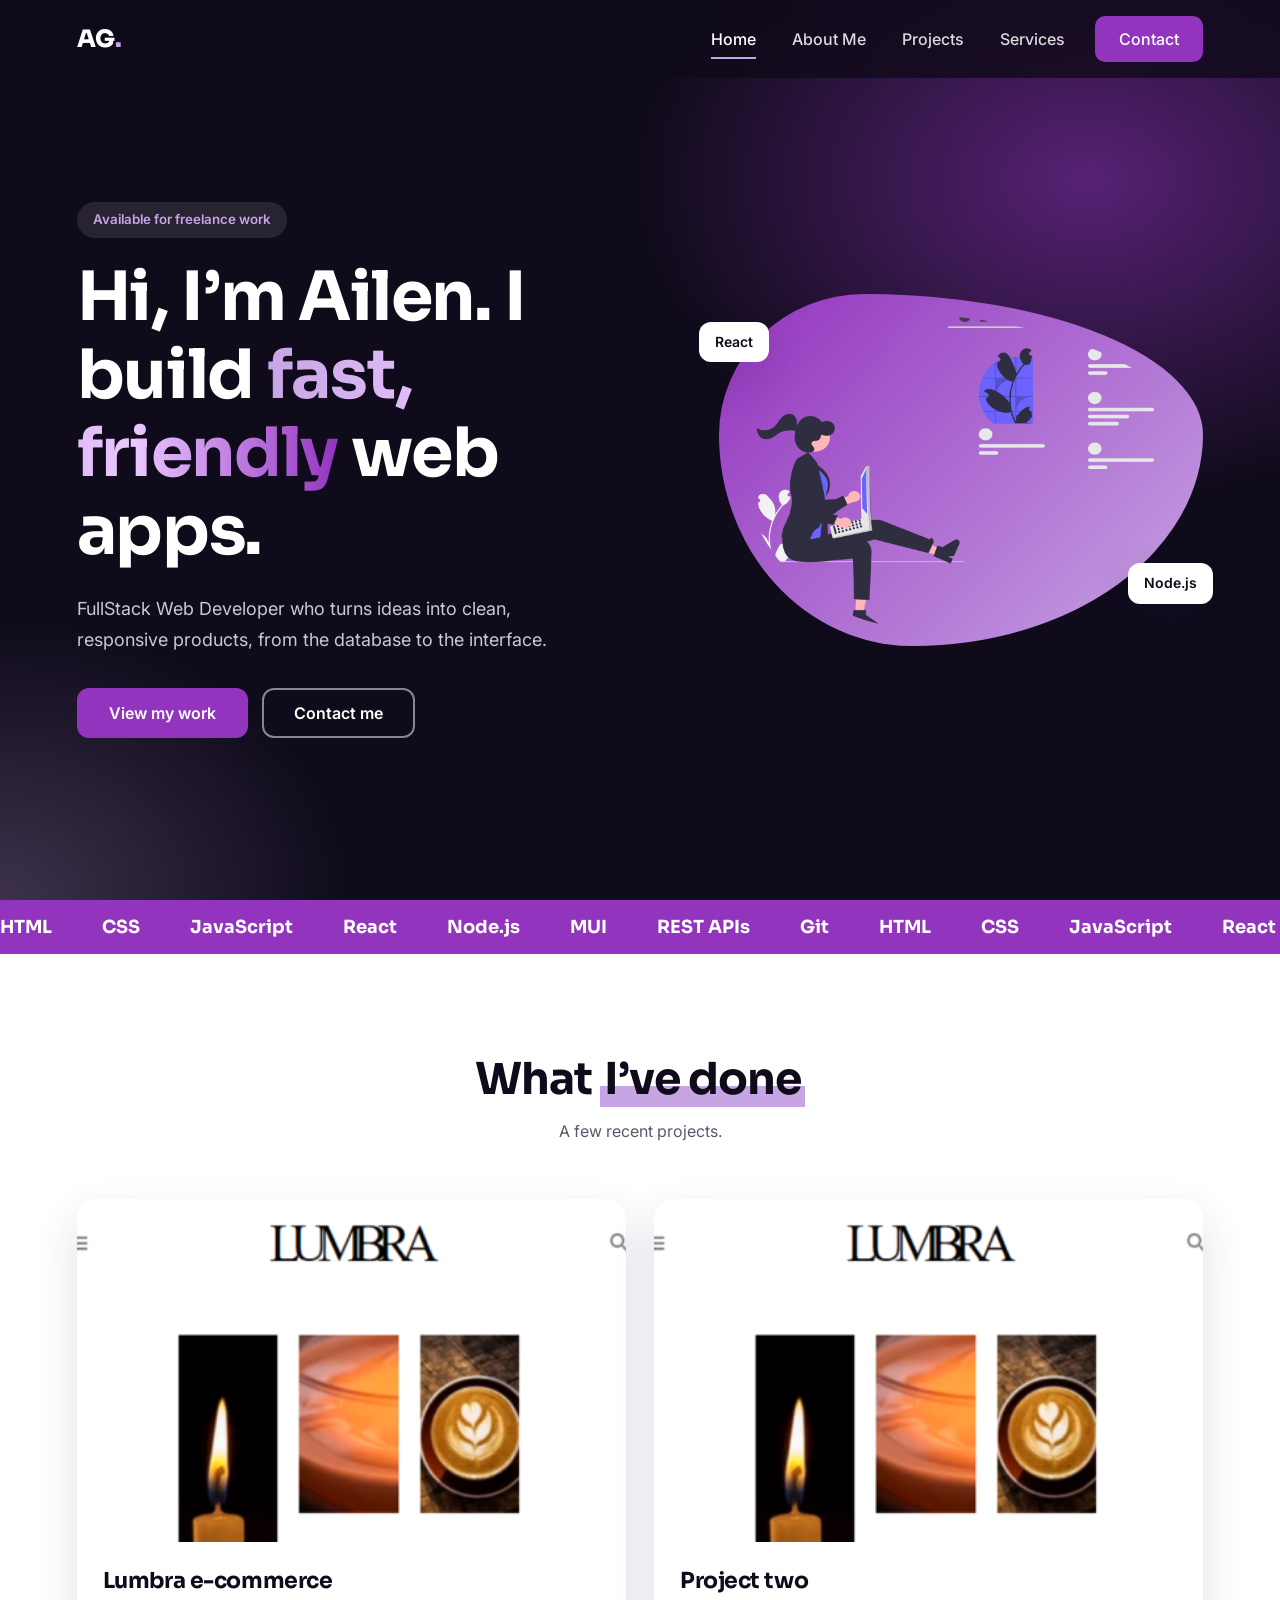
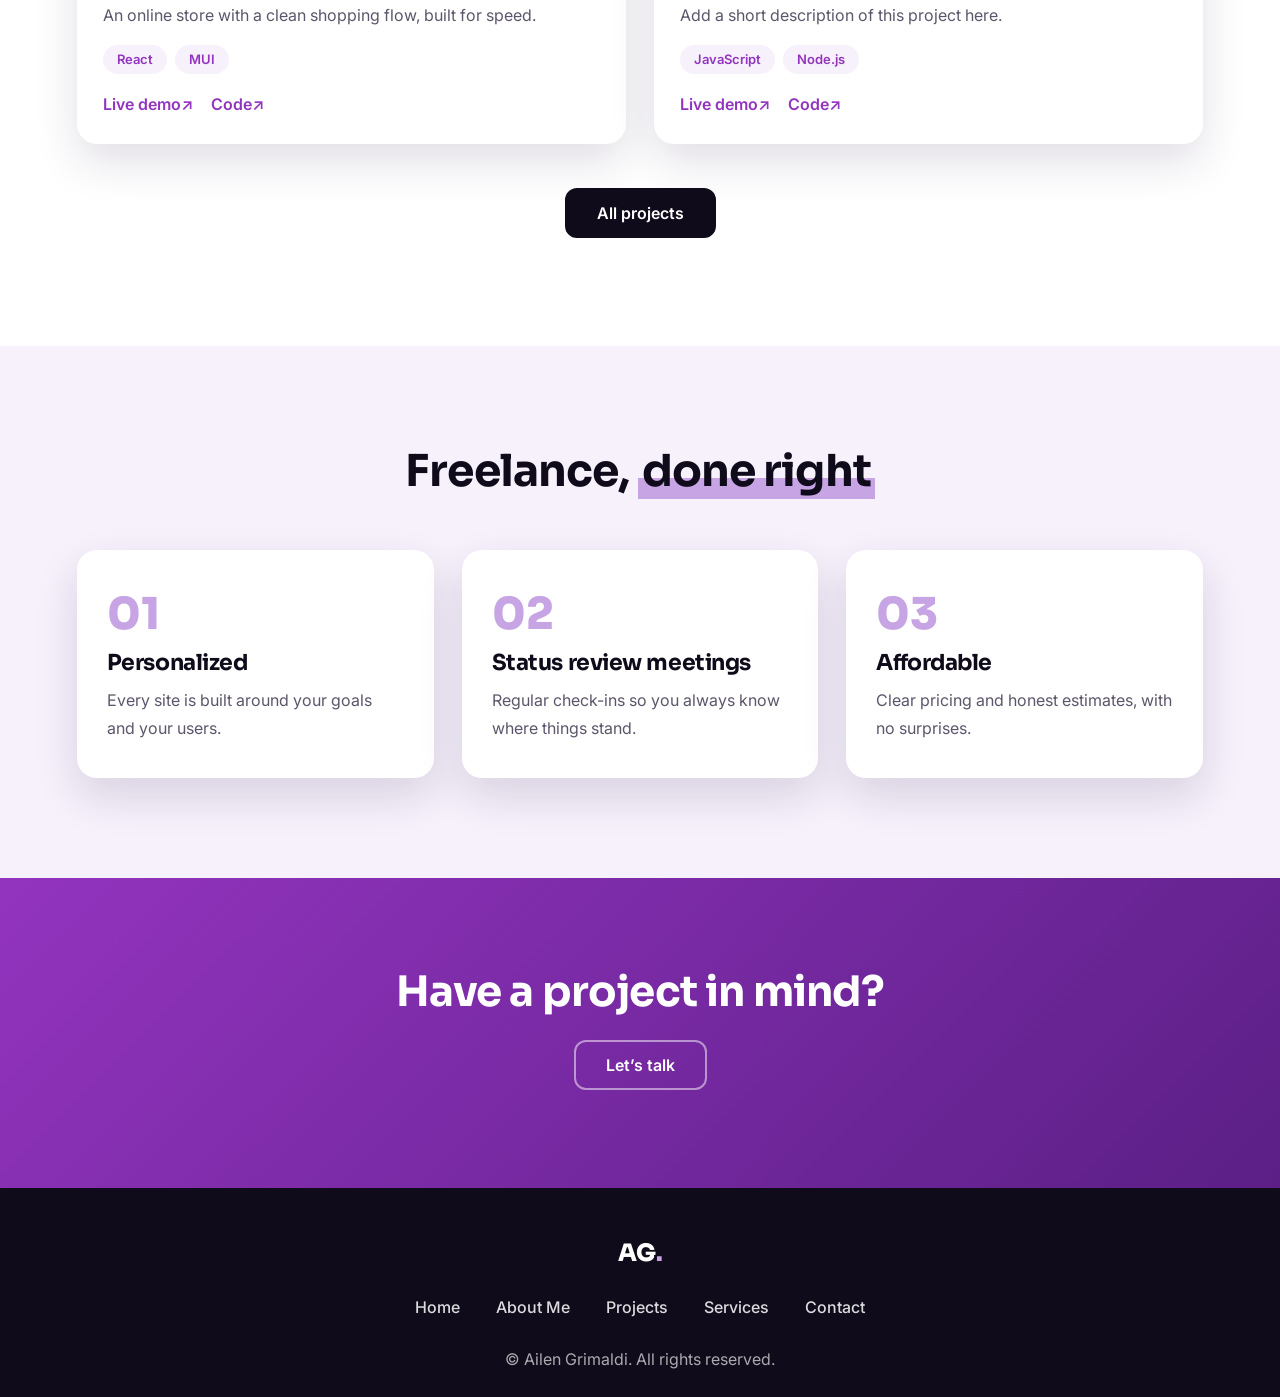
<file: index.html>
<!doctype html>
<html lang="en">
  <head>
    <meta charset="UTF-8" />
    <meta name="viewport" content="width=device-width, initial-scale=1.0" />
    <title>Home | Ailen Grimaldi</title>
    <link rel="stylesheet" href="style.css" />
  </head>
  <body>
    <header class="nav" id="nav">
      <a class="logo" href="index.html">AG<span>.</span></a>
      <nav class="menu" id="menu">
        <a href="index.html" class="active">Home</a
        ><a href="about.html">About Me</a><a href="projects.html">Projects</a
        ><a href="services.html">Services</a
        ><a href="contact.html" class="nbtn">Contact</a>
      </nav>
      <button
        class="burger"
        id="burger"
        aria-label="Menu"
        aria-expanded="false"
      >
        <span></span><span></span><span></span>
      </button>
    </header>
    <section class="hero">
      <div class="hero-in">
        <div>
          <small>Available for freelance work</small>
          <h1>Hi, I’m Ailen. I build <em>fast, friendly</em> web apps.</h1>
          <p>
            FullStack Web Developer who turns ideas into clean, responsive
            products, from the database to the interface.
          </p>
          <div class="btns">
            <a href="projects.html" class="btn">View my work</a
            ><a href="contact.html" class="btn ghost">Contact me</a>
          </div>
        </div>
        <div class="portrait">
          <div class="pic">
            <img src="Pic/Home%20pic1.png" alt="Ailen Grimaldi" />
          </div>
          <span class="chip a">React</span><span class="chip b">Node.js</span>
        </div>
      </div>
    </section>
    <section class="marquee" aria-hidden="true">
      <div>
        <span>HTML</span><span>CSS</span><span>JavaScript</span
        ><span>React</span><span>Node.js</span><span>MUI</span
        ><span>REST APIs</span><span>Git</span><span>HTML</span><span>CSS</span
        ><span>JavaScript</span><span>React</span><span>Node.js</span
        ><span>MUI</span><span>REST APIs</span><span>Git</span>
      </div>
    </section>
    <section class="section">
      <div class="in">
        <div class="title reveal">
          <h2>What <span class="hl">I’ve done</span></h2>
          <p>A few recent projects.</p>
        </div>
        <div class="grid">
          <article class="card reveal">
            <div class="img">
              <img
                loading="lazy"
                src="https://images.unsplash.com/photo-1556742049-0cfed4f6a45d?auto=format&fit=crop&w=900&q=70"
                onerror="
                  this.onerror = null;
                  this.src = 'Pic/Project%20flex.png';
                "
                alt="Lumbra e-commerce preview"
              />
            </div>
            <div class="body">
              <h3>Lumbra e-commerce</h3>
              <p>
                An online store with a clean shopping flow, built for speed.
              </p>
              <div class="tags"><span>React</span><span>MUI</span></div>
              <div class="links">
                <a href="#">Live demo</a><a href="#">Code</a>
              </div>
            </div>
          </article>
          <article class="card reveal d1">
            <div class="img">
              <img
                loading="lazy"
                src="https://images.unsplash.com/photo-1498050108023-c5249f4df085?auto=format&fit=crop&w=900&q=70"
                onerror="
                  this.onerror = null;
                  this.src = 'Pic/Project%20flex.png';
                "
                alt="Project two preview"
              />
            </div>
            <div class="body">
              <h3>Project two</h3>
              <p>Add a short description of this project here.</p>
              <div class="tags">
                <span>JavaScript</span><span>Node.js</span>
              </div>
              <div class="links">
                <a href="#">Live demo</a><a href="#">Code</a>
              </div>
            </div>
          </article>
        </div>
        <div style="text-align: center; margin-top: 44px">
          <a href="projects.html" class="btn dark">All projects</a>
        </div>
      </div>
    </section>
    <section class="section alt">
      <div class="in">
        <div class="title reveal">
          <h2>Freelance, <span class="hl">done right</span></h2>
        </div>
        <div class="grid">
          <div class="card svc reveal">
            <b>01</b>
            <h3>Personalized</h3>
            <p>Every site is built around your goals and your users.</p>
          </div>
          <div class="card svc reveal d1">
            <b>02</b>
            <h3>Status review meetings</h3>
            <p>Regular check-ins so you always know where things stand.</p>
          </div>
          <div class="card svc reveal d2">
            <b>03</b>
            <h3>Affordable</h3>
            <p>Clear pricing and honest estimates, with no surprises.</p>
          </div>
        </div>
      </div>
    </section>
    <section class="cta">
      <h2 class="reveal">Have a project in mind?</h2>
      <a href="contact.html" class="btn ghost">Let’s talk</a>
    </section>
    <footer>
      <a class="logo" href="index.html">AG<span>.</span></a>
      <nav class="menu">
        <a href="index.html">Home</a><a href="about.html">About Me</a
        ><a href="projects.html">Projects</a><a href="services.html">Services</a
        ><a href="contact.html">Contact</a>
      </nav>
      <p>&copy; Ailen Grimaldi. All rights reserved.</p>
    </footer>
    <script src="script.js"></script>
  </body>
</html>
</file>
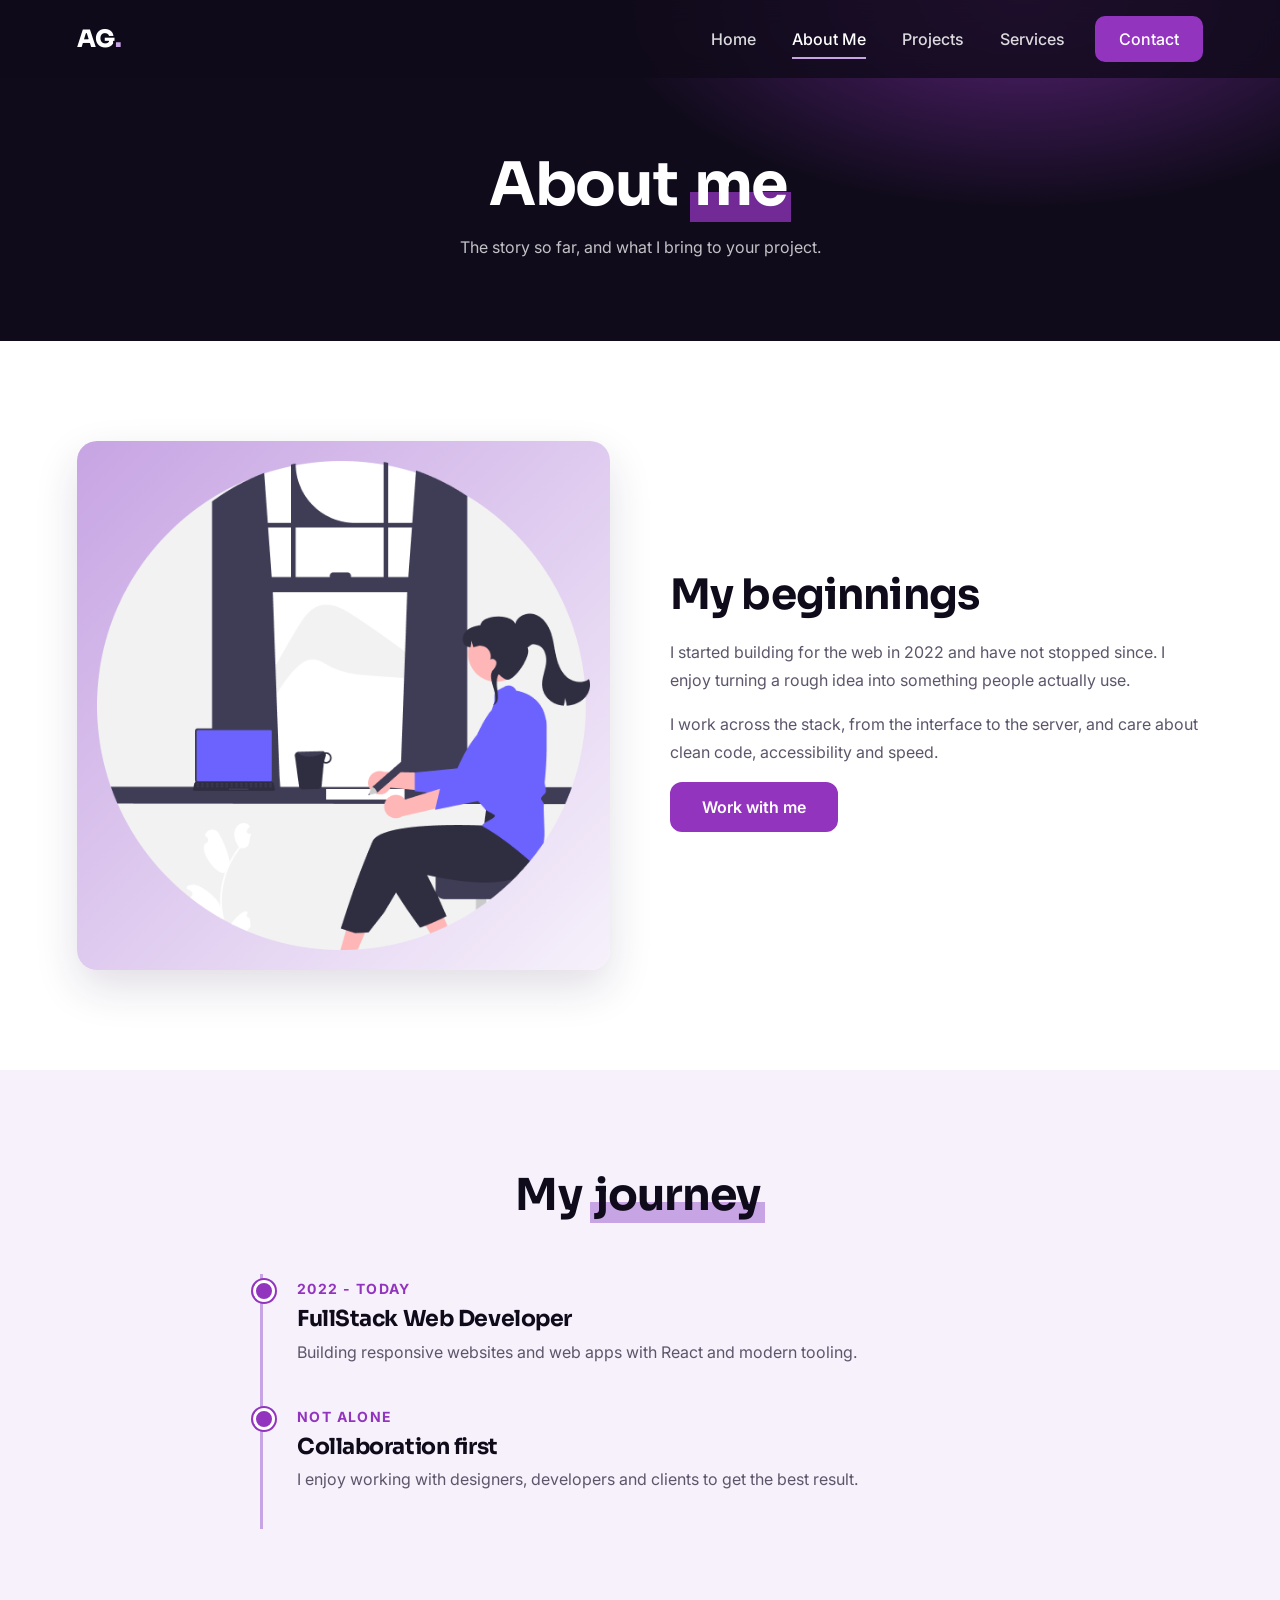
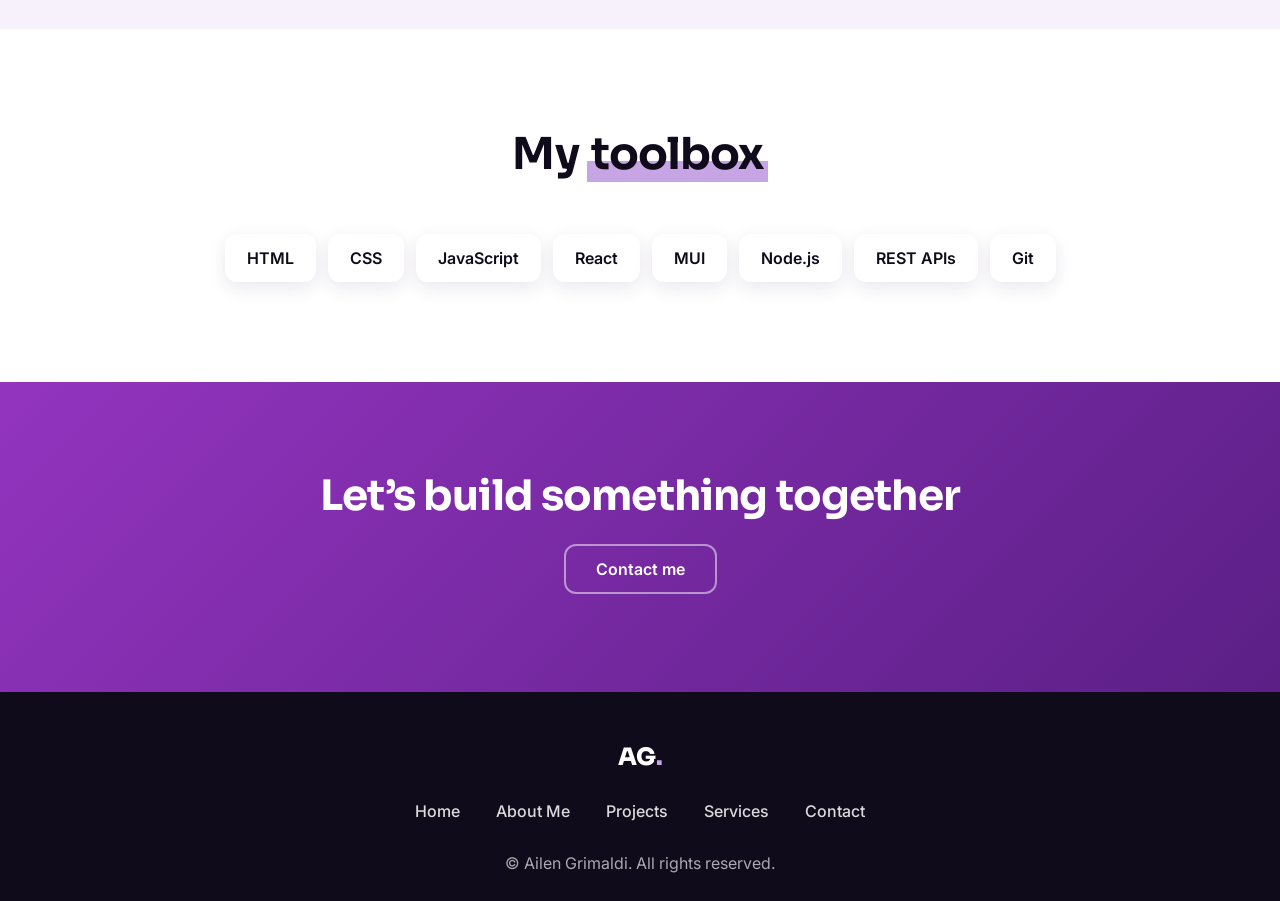
<file: about.html>
<!doctype html>
<html lang="en">
  <head>
    <meta charset="UTF-8" />
    <meta name="viewport" content="width=device-width, initial-scale=1.0" />
    <title>About | Ailen Grimaldi</title>
    <link rel="stylesheet" href="style.css" />
  </head>
  <body>
    <header class="nav" id="nav">
      <a class="logo" href="index.html">AG<span>.</span></a>
      <nav class="menu" id="menu">
        <a href="index.html">Home</a
        ><a href="about.html" class="active">About Me</a
        ><a href="projects.html">Projects</a><a href="services.html">Services</a
        ><a href="contact.html" class="nbtn">Contact</a>
      </nav>
      <button
        class="burger"
        id="burger"
        aria-label="Menu"
        aria-expanded="false"
      >
        <span></span><span></span><span></span>
      </button>
    </header>
    <section class="page-hero">
      <h1>About <span class="hl">me</span></h1>
      <p>The story so far, and what I bring to your project.</p>
    </section>
    <section class="section">
      <div class="in split">
        <div class="about-pic reveal">
          <img src="Pic/About%20me1.png" alt="Ailen Grimaldi" />
        </div>
        <div class="reveal d1">
          <h2>My beginnings</h2>
          <p>
            I started building for the web in 2022 and have not stopped since. I
            enjoy turning a rough idea into something people actually use.
          </p>
          <p>
            I work across the stack, from the interface to the server, and care
            about clean code, accessibility and speed.
          </p>
          <a href="contact.html" class="btn">Work with me</a>
        </div>
      </div>
    </section>
    <section class="section alt">
      <div class="in">
        <div class="title reveal">
          <h2>My <span class="hl">journey</span></h2>
        </div>
        <div class="timeline">
          <div class="t reveal">
            <b>2022 - TODAY</b>
            <h3>FullStack Web Developer</h3>
            <p>
              Building responsive websites and web apps with React and modern
              tooling.
            </p>
          </div>
          <div class="t reveal">
            <b>NOT ALONE</b>
            <h3>Collaboration first</h3>
            <p>
              I enjoy working with designers, developers and clients to get the
              best result.
            </p>
          </div>
        </div>
      </div>
    </section>
    <section class="section">
      <div class="in">
        <div class="title reveal">
          <h2>My <span class="hl">toolbox</span></h2>
        </div>
        <div class="skills reveal" style="justify-content: center">
          <span>HTML</span><span>CSS</span><span>JavaScript</span
          ><span>React</span><span>MUI</span><span>Node.js</span
          ><span>REST APIs</span><span>Git</span>
        </div>
      </div>
    </section>
    <section class="cta">
      <h2 class="reveal">Let’s build something together</h2>
      <a href="contact.html" class="btn ghost">Contact me</a>
    </section>
    <footer>
      <a class="logo" href="index.html">AG<span>.</span></a>
      <nav class="menu">
        <a href="index.html">Home</a><a href="about.html">About Me</a
        ><a href="projects.html">Projects</a><a href="services.html">Services</a
        ><a href="contact.html">Contact</a>
      </nav>
      <p>&copy; Ailen Grimaldi. All rights reserved.</p>
    </footer>
    <script src="script.js"></script>
  </body>
</html>
</file>
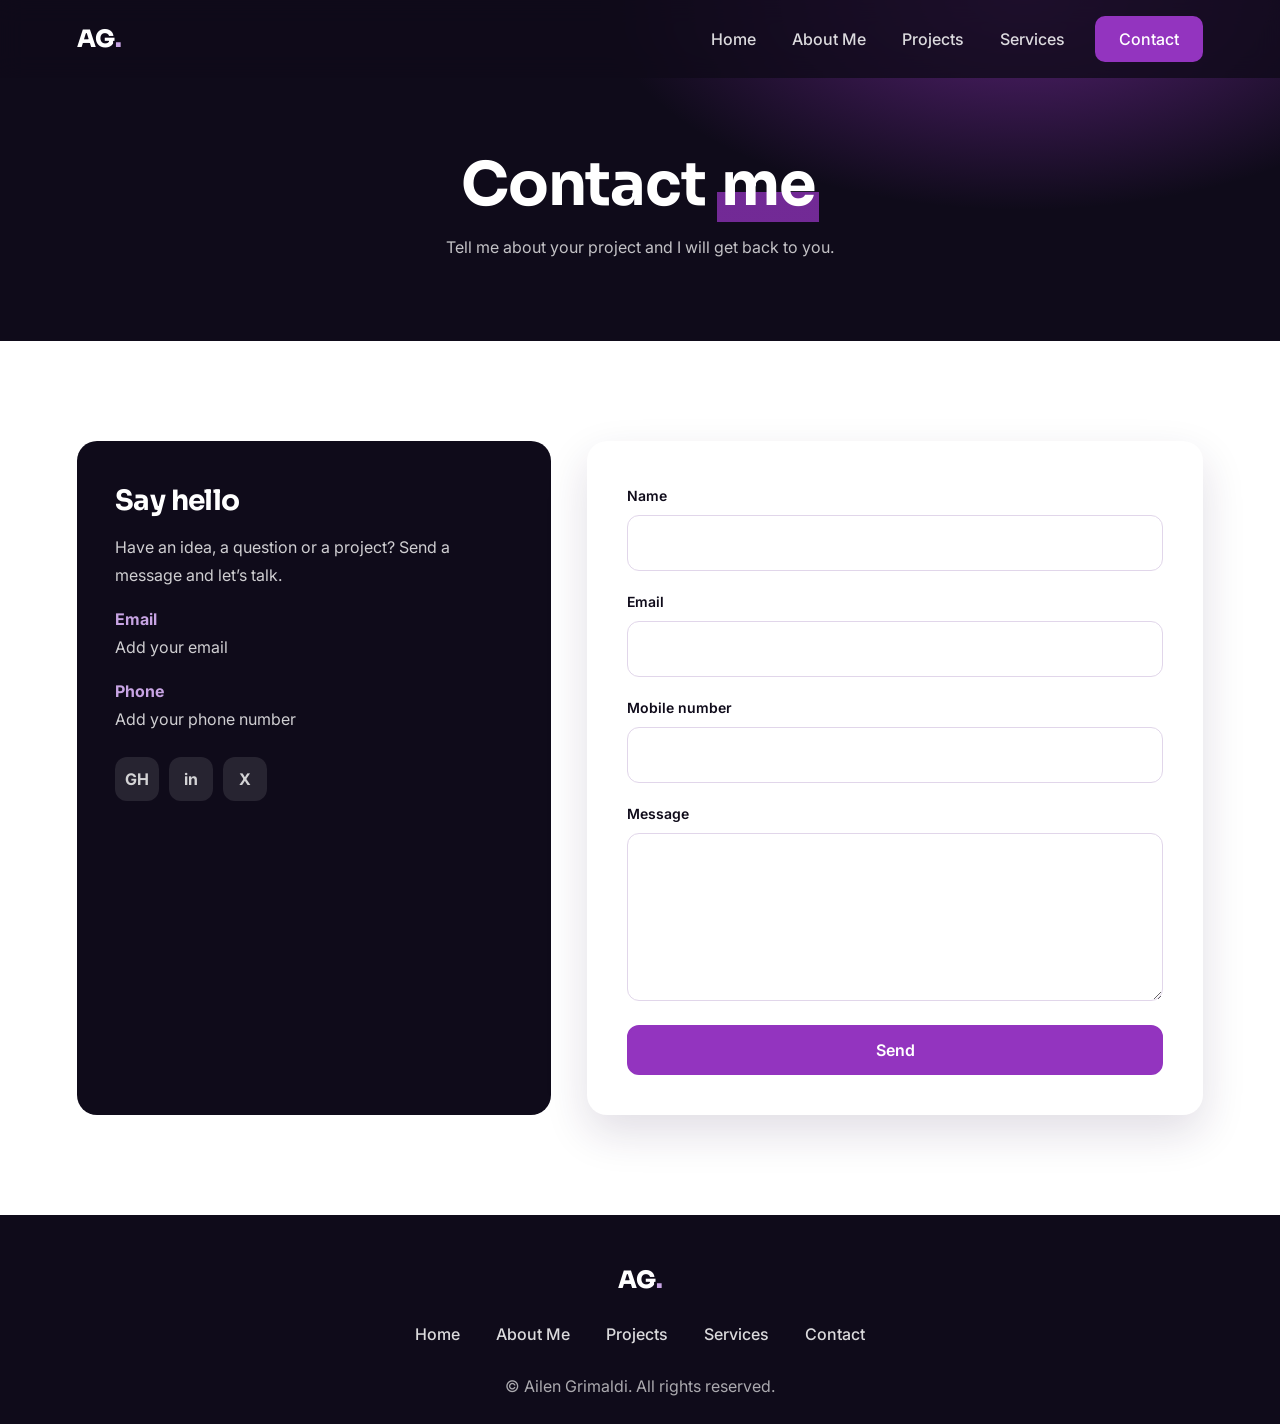
<file: contact.html>
<!doctype html>
<html lang="en">
  <head>
    <meta charset="UTF-8" />
    <meta name="viewport" content="width=device-width, initial-scale=1.0" />
    <title>Contact | Ailen Grimaldi</title>
    <link rel="stylesheet" href="style.css" />
  </head>
  <body>
    <header class="nav" id="nav">
      <a class="logo" href="index.html">AG<span>.</span></a>
      <nav class="menu" id="menu">
        <a href="index.html">Home</a><a href="about.html">About Me</a
        ><a href="projects.html">Projects</a><a href="services.html">Services</a
        ><a href="contact.html" class="nbtn">Contact</a>
      </nav>
      <button
        class="burger"
        id="burger"
        aria-label="Menu"
        aria-expanded="false"
      >
        <span></span><span></span><span></span>
      </button>
    </header>
    <section class="page-hero">
      <h1>Contact <span class="hl">me</span></h1>
      <p>Tell me about your project and I will get back to you.</p>
    </section>
    <section class="section">
      <div class="in contact">
        <div class="info reveal">
          <h3>Say hello</h3>
          <p>
            Have an idea, a question or a project? Send a message and let’s
            talk.
          </p>
          <p><b>Email</b>Add your email</p>
          <p><b>Phone</b>Add your phone number</p>
          <div class="social">
            <a href="#" aria-label="GitHub">GH</a
            ><a href="#" aria-label="LinkedIn">in</a
            ><a href="#" aria-label="Twitter">X</a>
          </div>
        </div>
        <form id="contactForm" class="reveal d1">
          <div class="ok" id="ok">Thank you! I will reply soon.</div>
          <div>
            <label for="n">Name</label><input id="n" name="name" required />
          </div>
          <div>
            <label for="e">Email</label
            ><input id="e" type="email" name="email" required />
          </div>
          <div>
            <label for="p">Mobile number</label
            ><input id="p" type="tel" name="phone" />
          </div>
          <div>
            <label for="m">Message</label
            ><textarea id="m" name="message" rows="5" required></textarea>
          </div>
          <button class="btn" type="submit">Send</button>
        </form>
      </div>
    </section>
    <footer>
      <a class="logo" href="index.html">AG<span>.</span></a>
      <nav class="menu">
        <a href="index.html">Home</a><a href="about.html">About Me</a
        ><a href="projects.html">Projects</a><a href="services.html">Services</a
        ><a href="contact.html">Contact</a>
      </nav>
      <p>&copy; Ailen Grimaldi. All rights reserved.</p>
    </footer>
    <script src="script.js"></script>
  </body>
</html>
</file>
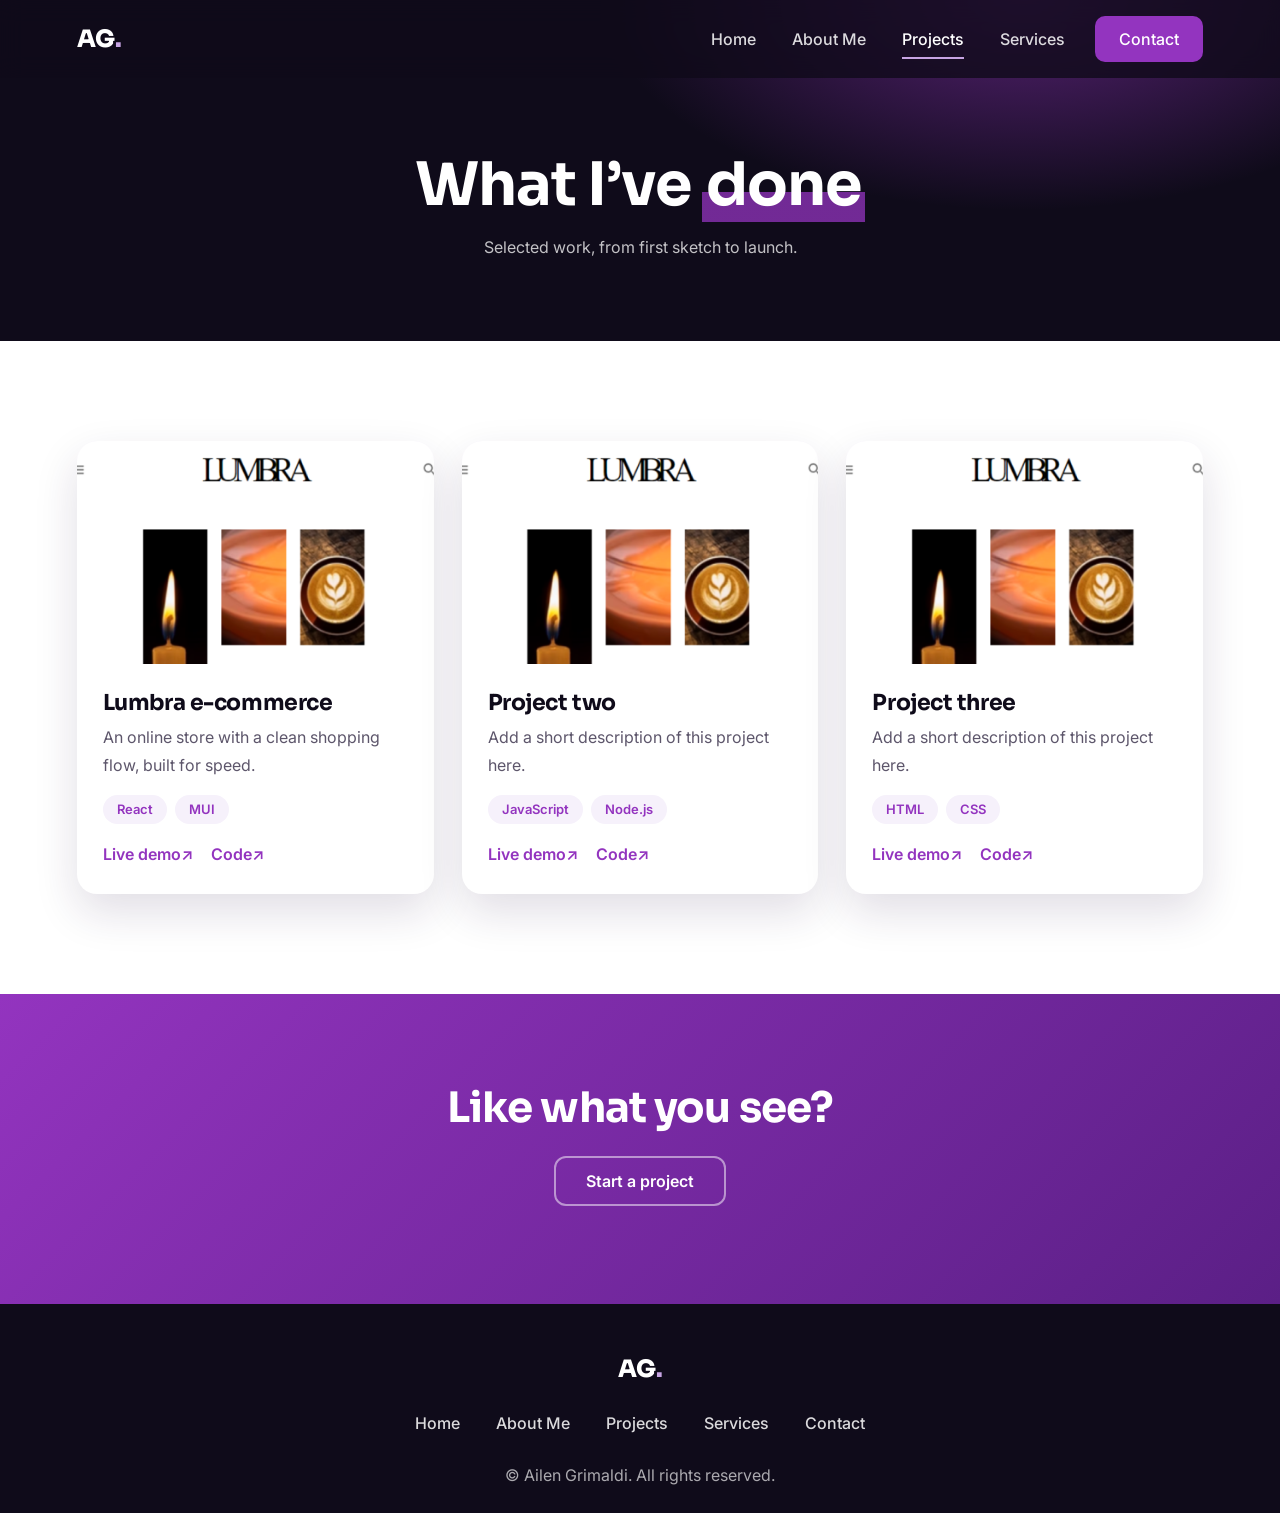
<file: projects.html>
<!doctype html>
<html lang="en">
  <head>
    <meta charset="UTF-8" />
    <meta name="viewport" content="width=device-width, initial-scale=1.0" />
    <title>Projects | Ailen Grimaldi</title>
    <link rel="stylesheet" href="style.css" />
  </head>
  <body>
    <header class="nav" id="nav">
      <a class="logo" href="index.html">AG<span>.</span></a>
      <nav class="menu" id="menu">
        <a href="index.html">Home</a><a href="about.html">About Me</a
        ><a href="projects.html" class="active">Projects</a
        ><a href="services.html">Services</a
        ><a href="contact.html" class="nbtn">Contact</a>
      </nav>
      <button
        class="burger"
        id="burger"
        aria-label="Menu"
        aria-expanded="false"
      >
        <span></span><span></span><span></span>
      </button>
    </header>
    <section class="page-hero">
      <h1>What I’ve <span class="hl">done</span></h1>
      <p>Selected work, from first sketch to launch.</p>
    </section>
    <section class="section">
      <div class="in">
        <div class="grid">
          <article class="card reveal">
            <div class="img">
              <img
                loading="lazy"
                src="https://images.unsplash.com/photo-1556742049-0cfed4f6a45d?auto=format&fit=crop&w=900&q=70"
                onerror="
                  this.onerror = null;
                  this.src = 'Pic/Project%20flex.png';
                "
                alt="Lumbra e-commerce preview"
              />
            </div>
            <div class="body">
              <h3>Lumbra e-commerce</h3>
              <p>
                An online store with a clean shopping flow, built for speed.
              </p>
              <div class="tags"><span>React</span><span>MUI</span></div>
              <div class="links">
                <a href="#">Live demo</a><a href="#">Code</a>
              </div>
            </div>
          </article>
          <article class="card reveal d1">
            <div class="img">
              <img
                loading="lazy"
                src="https://images.unsplash.com/photo-1498050108023-c5249f4df085?auto=format&fit=crop&w=900&q=70"
                onerror="
                  this.onerror = null;
                  this.src = 'Pic/Project%20flex.png';
                "
                alt="Project two preview"
              />
            </div>
            <div class="body">
              <h3>Project two</h3>
              <p>Add a short description of this project here.</p>
              <div class="tags">
                <span>JavaScript</span><span>Node.js</span>
              </div>
              <div class="links">
                <a href="#">Live demo</a><a href="#">Code</a>
              </div>
            </div>
          </article>
          <article class="card reveal d2">
            <div class="img">
              <img
                loading="lazy"
                src="https://images.unsplash.com/photo-1551288049-bebda4e38f71?auto=format&fit=crop&w=900&q=70"
                onerror="
                  this.onerror = null;
                  this.src = 'Pic/Project%20flex.png';
                "
                alt="Project three preview"
              />
            </div>
            <div class="body">
              <h3>Project three</h3>
              <p>Add a short description of this project here.</p>
              <div class="tags"><span>HTML</span><span>CSS</span></div>
              <div class="links">
                <a href="#">Live demo</a><a href="#">Code</a>
              </div>
            </div>
          </article>
        </div>
      </div>
    </section>
    <section class="cta">
      <h2 class="reveal">Like what you see?</h2>
      <a href="contact.html" class="btn ghost">Start a project</a>
    </section>
    <footer>
      <a class="logo" href="index.html">AG<span>.</span></a>
      <nav class="menu">
        <a href="index.html">Home</a><a href="about.html">About Me</a
        ><a href="projects.html">Projects</a><a href="services.html">Services</a
        ><a href="contact.html">Contact</a>
      </nav>
      <p>&copy; Ailen Grimaldi. All rights reserved.</p>
    </footer>
    <script src="script.js"></script>
  </body>
</html>
</file>
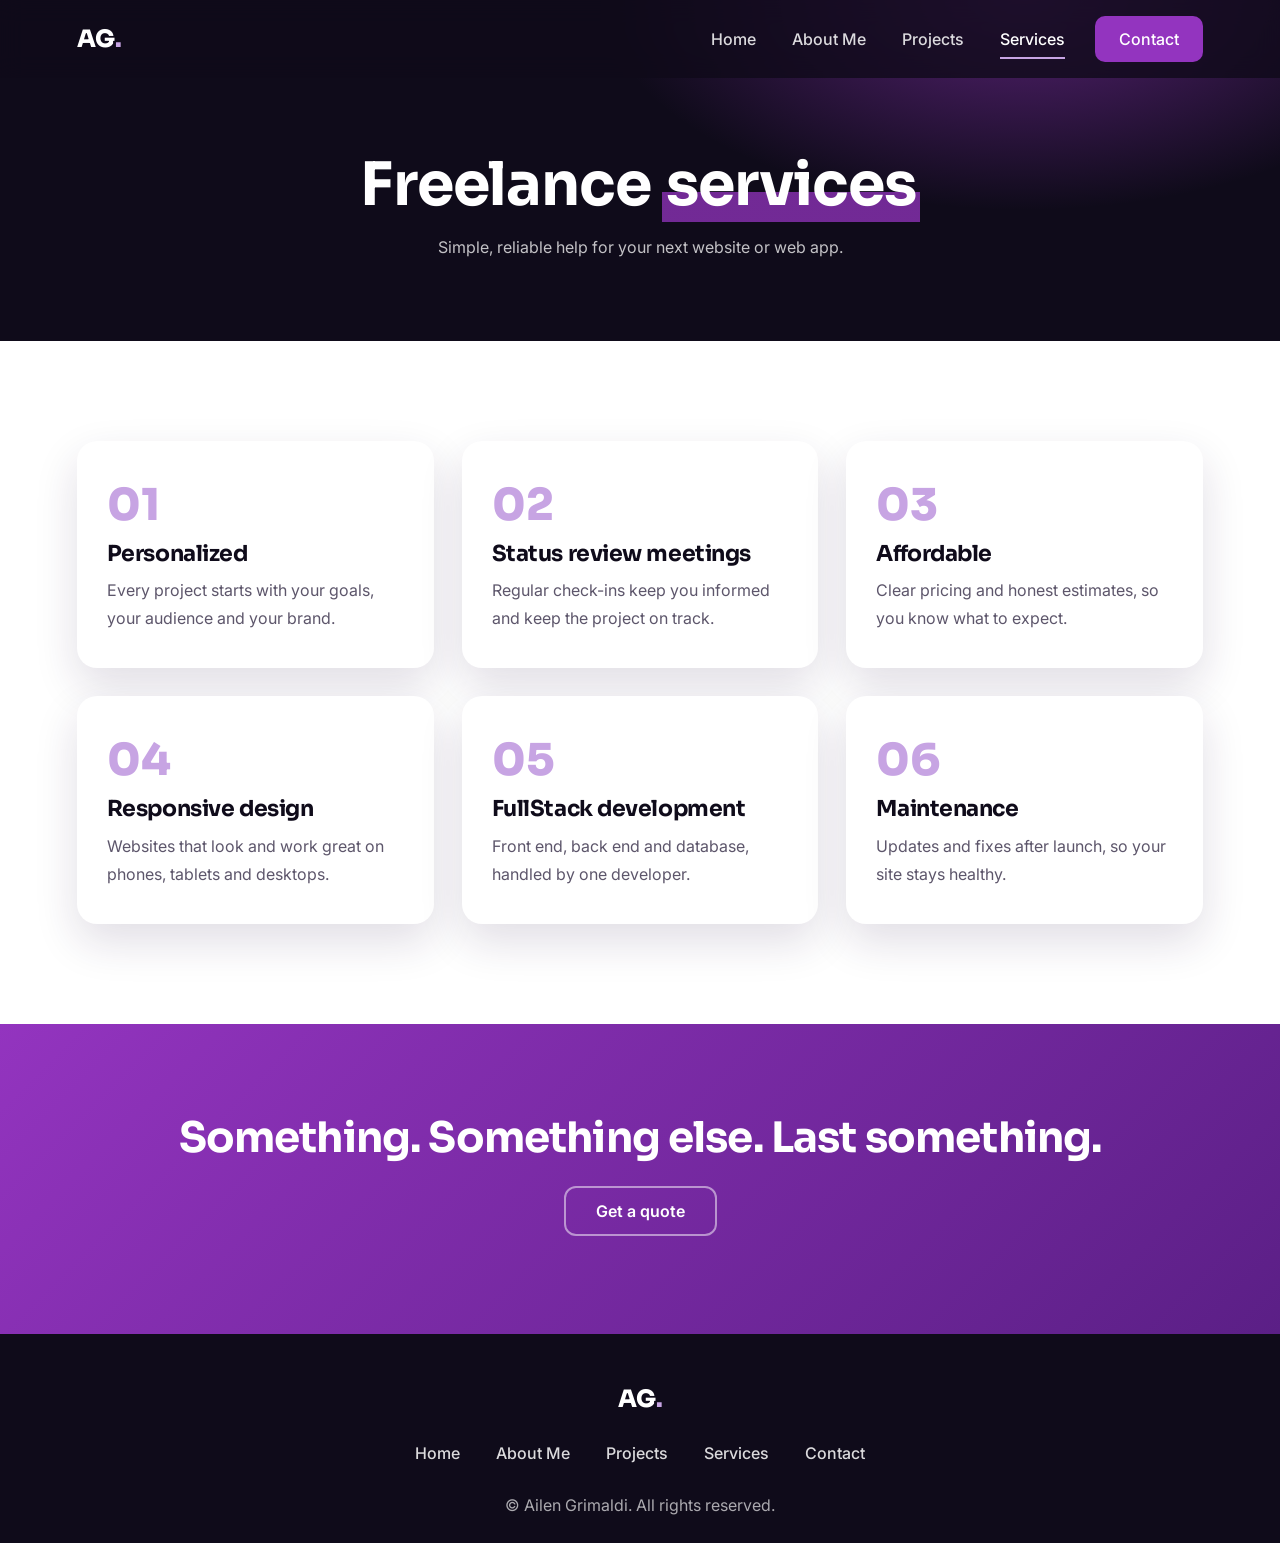
<file: services.html>
<!doctype html>
<html lang="en">
  <head>
    <meta charset="UTF-8" />
    <meta name="viewport" content="width=device-width, initial-scale=1.0" />
    <title>Services | Ailen Grimaldi</title>
    <link rel="stylesheet" href="style.css" />
  </head>
  <body>
    <header class="nav" id="nav">
      <a class="logo" href="index.html">AG<span>.</span></a>
      <nav class="menu" id="menu">
        <a href="index.html">Home</a><a href="about.html">About Me</a
        ><a href="projects.html">Projects</a
        ><a href="services.html" class="active">Services</a
        ><a href="contact.html" class="nbtn">Contact</a>
      </nav>
      <button
        class="burger"
        id="burger"
        aria-label="Menu"
        aria-expanded="false"
      >
        <span></span><span></span><span></span>
      </button>
    </header>
    <section class="page-hero">
      <h1>Freelance <span class="hl">services</span></h1>
      <p>Simple, reliable help for your next website or web app.</p>
    </section>
    <section class="section">
      <div class="in">
        <div class="grid">
          <div class="card svc reveal">
            <b>01</b>
            <h3>Personalized</h3>
            <p>
              Every project starts with your goals, your audience and your
              brand.
            </p>
          </div>
          <div class="card svc reveal d1">
            <b>02</b>
            <h3>Status review meetings</h3>
            <p>
              Regular check-ins keep you informed and keep the project on track.
            </p>
          </div>
          <div class="card svc reveal d2">
            <b>03</b>
            <h3>Affordable</h3>
            <p>
              Clear pricing and honest estimates, so you know what to expect.
            </p>
          </div>
          <div class="card svc reveal">
            <b>04</b>
            <h3>Responsive design</h3>
            <p>
              Websites that look and work great on phones, tablets and desktops.
            </p>
          </div>
          <div class="card svc reveal d1">
            <b>05</b>
            <h3>FullStack development</h3>
            <p>Front end, back end and database, handled by one developer.</p>
          </div>
          <div class="card svc reveal d2">
            <b>06</b>
            <h3>Maintenance</h3>
            <p>Updates and fixes after launch, so your site stays healthy.</p>
          </div>
        </div>
      </div>
    </section>
    <section class="cta">
      <h2 class="reveal">Something. Something else. Last something.</h2>
      <a href="contact.html" class="btn ghost">Get a quote</a>
    </section>
    <footer>
      <a class="logo" href="index.html">AG<span>.</span></a>
      <nav class="menu">
        <a href="index.html">Home</a><a href="about.html">About Me</a
        ><a href="projects.html">Projects</a><a href="services.html">Services</a
        ><a href="contact.html">Contact</a>
      </nav>
      <p>&copy; Ailen Grimaldi. All rights reserved.</p>
    </footer>
    <script src="script.js"></script>
  </body>
</html>
</file>
<file: style.css>
@import url('https://fonts.googleapis.com/css2?family=Inter:wght@400;500;600&family=Sora:wght@600;700;800&display=swap');
:root{--ink:#0f0b1a;--violet:#9334bf;--violet-d:#7a27a0;--lilac:#c7a4e3;--soft:#f6f1fb;--text:#5d566b;--r:20px;--sh:0 18px 44px rgba(46,22,72,.14)}
*{margin:0;padding:0;box-sizing:border-box}
html{scroll-behavior:smooth}
body{font-family:'Inter',sans-serif;color:var(--text);line-height:1.75;overflow-x:hidden;-webkit-font-smoothing:antialiased;background:#fff}
h1,h2,h3,h4{font-family:'Sora',sans-serif;color:var(--ink);line-height:1.15;letter-spacing:-.02em}
img{max-width:100%;display:block}
a{text-decoration:none;color:inherit}
a:focus-visible,button:focus-visible{outline:3px solid var(--lilac);outline-offset:3px}
.hl{background:linear-gradient(transparent 62%,var(--lilac) 62%);padding:0 4px}

/* Buttons */
.btn{display:inline-block;position:relative;overflow:hidden;z-index:0;padding:13px 30px;border-radius:12px;background:var(--violet);color:#fff;font-weight:600;border:2px solid var(--violet);cursor:pointer;font:600 16px 'Inter',sans-serif;transition:color .3s,transform .3s,box-shadow .3s}
.btn::before{content:"";position:absolute;inset:0;background:#fff;transform:translateY(101%);transition:transform .35s;z-index:-1}
.btn:hover{color:var(--violet);transform:translateY(-3px);box-shadow:0 14px 28px rgba(147,52,191,.35)}
.btn:hover::before{transform:none}
.btn.ghost{background:transparent;border-color:rgba(255,255,255,.5);color:#fff}
.btn.ghost:hover{color:var(--ink)}
.btn.dark{background:var(--ink);border-color:var(--ink)}
.btn.dark:hover{color:var(--ink)}
.btn.dark::before{background:var(--lilac)}

/* Nav */
.nav{position:fixed;top:0;left:0;width:100%;z-index:100;display:flex;align-items:center;justify-content:space-between;padding:16px 6%;background:rgba(15,11,26,.8);backdrop-filter:blur(12px);transition:padding .3s,box-shadow .3s}
.nav.scrolled{padding:10px 6%;box-shadow:0 8px 28px rgba(0,0,0,.35)}
.logo{font:800 24px 'Sora',sans-serif;color:#fff}
.logo span{color:var(--lilac)}
.menu{display:flex;align-items:center;gap:4px}
.menu a{position:relative;color:rgba(255,255,255,.85);font-weight:500;padding:8px 16px;transition:color .3s}
.menu a:hover,.menu a.active{color:#fff}
.menu a:not(.nbtn)::after{content:"";position:absolute;left:16px;right:16px;bottom:2px;height:2px;background:var(--lilac);transform:scaleX(0);transition:transform .3s}
.menu a:hover::after,.menu a.active::after{transform:scaleX(1)}
.menu .nbtn{margin-left:10px;background:var(--violet);color:#fff;border-radius:10px;padding:9px 24px;transition:background .3s,color .3s,transform .3s}
.menu .nbtn:hover{background:#fff;color:var(--violet);transform:translateY(-2px)}
.burger{display:none;background:none;border:0;width:32px;height:24px;position:relative;cursor:pointer;z-index:101}
.burger span{position:absolute;left:0;width:100%;height:3px;border-radius:3px;background:#fff;transition:.35s}
.burger span:nth-child(1){top:2px}.burger span:nth-child(2){top:10px}.burger span:nth-child(3){top:18px}
.burger.open span:nth-child(1){top:10px;transform:rotate(45deg)}
.burger.open span:nth-child(2){opacity:0}
.burger.open span:nth-child(3){top:10px;transform:rotate(-45deg)}

/* Hero */
.hero{min-height:100vh;display:flex;align-items:center;padding:120px 6% 80px;color:#fff;background:radial-gradient(700px 500px at 85% 20%,rgba(147,52,191,.55),transparent 65%),radial-gradient(500px 400px at 0% 100%,rgba(199,164,227,.25),transparent 70%),var(--ink)}
.page-hero{padding:150px 6% 80px;text-align:center;color:#fff;background:radial-gradient(600px 300px at 80% 0%,rgba(147,52,191,.55),transparent 70%),var(--ink)}
.page-hero h1{color:#fff;font-size:clamp(34px,6vw,60px)}
.page-hero p{max-width:52ch;margin:14px auto 0;color:rgba(255,255,255,.75)}
.hero-in{max-width:1200px;margin:0 auto;width:100%;display:grid;grid-template-columns:1.1fr .9fr;gap:50px;align-items:center}
.hero small{display:inline-block;padding:6px 16px;border-radius:999px;background:rgba(255,255,255,.1);color:var(--lilac);font-weight:600;margin-bottom:20px;animation:up .8s both}
.hero h1{color:#fff;font-size:clamp(38px,6vw,68px);animation:up .8s .1s both}
.hero h1 em{font-style:normal;background:linear-gradient(90deg,var(--lilac),#e9c7ff,var(--violet));-webkit-background-clip:text;background-clip:text;color:transparent}
.hero p{max-width:48ch;margin:22px 0 32px;font-size:18px;color:rgba(255,255,255,.78);animation:up .8s .2s both}
.hero .btns{display:flex;flex-wrap:wrap;gap:14px;animation:up .8s .3s both}
@keyframes up{from{opacity:0;transform:translateY(34px)}to{opacity:1;transform:none}}
.portrait{position:relative;animation:up 1s .3s both}
.portrait .pic{border-radius:30% 70% 60% 40%/40% 40% 60% 60%;background:linear-gradient(135deg,var(--violet),var(--lilac));padding:18px;animation:morph 9s ease-in-out infinite}
.portrait img{width:100%;border-radius:inherit}
@keyframes morph{50%{border-radius:60% 40% 40% 60%/60% 50% 50% 40%}}
.chip{position:absolute;padding:8px 16px;border-radius:12px;background:#fff;color:var(--ink);font-weight:600;font-size:14px;box-shadow:var(--sh);animation:float 5s ease-in-out infinite}
.chip.a{top:8%;left:-4%}.chip.b{bottom:12%;right:-2%;animation-delay:-2s}
@keyframes float{50%{transform:translateY(-14px)}}

/* Marquee */
.marquee{overflow:hidden;background:var(--violet);padding:16px 0;color:#fff;font:700 18px 'Sora',sans-serif}
.marquee div{display:flex;gap:50px;width:max-content;animation:scroll 22s linear infinite}
.marquee:hover div{animation-play-state:paused}
@keyframes scroll{to{transform:translateX(-50%)}}

/* Sections */
.section{padding:100px 6%}
.in{max-width:1200px;margin:0 auto}
.alt{background:var(--soft)}
.title{text-align:center;margin-bottom:54px}
.title h2{font-size:clamp(30px,4.5vw,44px)}
.title p{max-width:52ch;margin:12px auto 0}
.grid{display:grid;grid-template-columns:repeat(auto-fit,minmax(290px,1fr));gap:28px}
.split{display:grid;grid-template-columns:1fr 1fr;gap:60px;align-items:center}
.split h2{font-size:clamp(28px,4vw,42px);margin-bottom:18px}
.split p{margin-bottom:16px}

/* Cards */
.card{background:#fff;border-radius:var(--r);box-shadow:var(--sh);overflow:hidden;transition:transform .4s,box-shadow .4s}
.card:hover{transform:translateY(-10px);box-shadow:0 28px 56px rgba(46,22,72,.24)}
.card .img{overflow:hidden;background:var(--soft)}
.card .img img{width:100%;height:210px;object-fit:cover;transition:transform .7s}
.card:hover .img img{transform:scale(1.1)}
.card .body{padding:26px}
.card h3{font-size:22px;margin-bottom:8px}
.tags{display:flex;flex-wrap:wrap;gap:8px;margin:16px 0}
.tags span{padding:3px 14px;border-radius:999px;font-size:13px;font-weight:600;background:var(--soft);color:var(--violet)}
.links a{font-weight:600;color:var(--violet);margin-right:18px}
.links a::after{content:" \2197";display:inline-block;transition:transform .3s}
.links a:hover::after{transform:translate(3px,-3px)}
.svc{padding:36px 30px}
.svc b{display:block;font:800 44px 'Sora',sans-serif;color:var(--lilac);transition:color .3s}
.svc:hover b{color:var(--violet)}
.svc h3{margin:8px 0 10px}

/* Skills + timeline */
.skills{display:flex;flex-wrap:wrap;gap:12px}
.skills span{padding:10px 22px;border-radius:12px;background:#fff;box-shadow:0 6px 18px rgba(46,22,72,.1);font-weight:600;color:var(--ink);transition:.3s}
.skills span:hover{background:var(--violet);color:#fff;transform:translateY(-4px) rotate(-2deg)}
.about-pic{border-radius:var(--r);background:linear-gradient(135deg,var(--lilac),var(--soft));padding:20px;box-shadow:var(--sh)}
.timeline{max-width:760px;margin:0 auto;border-left:3px solid var(--lilac);padding-left:34px}
.t{position:relative;padding-bottom:36px}
.t::before{content:"";position:absolute;left:-44px;top:6px;width:16px;height:16px;border-radius:50%;background:var(--violet);border:3px solid #fff;box-shadow:0 0 0 2px var(--violet)}
.t b{color:var(--violet);font-size:14px;letter-spacing:.1em}
.t h3{font-size:22px;margin:4px 0 6px}

/* Contact */
.contact{display:grid;grid-template-columns:1fr 1.3fr;gap:36px}
.info{background:var(--ink);color:rgba(255,255,255,.8);padding:44px 38px;border-radius:var(--r)}
.info h3{color:#fff;font-size:28px;margin-bottom:16px}
.info p{margin-bottom:16px}.info b{display:block;color:var(--lilac)}
.social{display:flex;gap:10px;margin-top:24px}
.social a{width:44px;height:44px;display:grid;place-items:center;border-radius:12px;background:rgba(255,255,255,.1);font-weight:700;transition:.3s}
.social a:hover{background:var(--violet);transform:translateY(-4px)}
form{background:#fff;box-shadow:var(--sh);padding:40px;border-radius:var(--r);display:grid;gap:16px}
label{font-weight:600;color:var(--ink);font-size:14px}
input,textarea{width:100%;margin-top:6px;padding:13px 16px;border:1px solid #e1d6ea;border-radius:12px;font:inherit;transition:.3s}
input:focus,textarea:focus{outline:0;border-color:var(--violet);box-shadow:0 0 0 4px rgba(147,52,191,.15)}
.ok{display:none;padding:14px;border-radius:12px;background:#e8f7ee;color:#1d6b46;font-weight:600}

/* CTA + footer */
.cta{text-align:center;padding:90px 6%;color:#fff;background:linear-gradient(135deg,var(--violet),#5b1f86)}
.cta h2{color:#fff;font-size:clamp(28px,4vw,42px);margin-bottom:24px}
footer{background:var(--ink);color:rgba(255,255,255,.65);padding:50px 6% 24px;text-align:center}
footer .menu{justify-content:center;flex-wrap:wrap;margin:16px 0}
footer .menu a:hover{color:var(--lilac)}

/* Reveal */
.reveal{opacity:0;transform:translateY(40px);transition:opacity .8s,transform .8s}
.reveal.show{opacity:1;transform:none}
.d1{transition-delay:.12s}.d2{transition-delay:.24s}

@media(max-width:900px){
.burger{display:block}
.nav .menu{position:fixed;inset:0;flex-direction:column;justify-content:center;gap:10px;background:var(--ink);clip-path:circle(0 at 92% 5%);transition:clip-path .6s}
.nav .menu.open{clip-path:circle(150% at 92% 5%)}
.nav .menu a{font-size:24px}
.hero-in,.split,.contact{grid-template-columns:1fr}
.portrait{max-width:380px;margin:0 auto}
.section{padding:70px 6%}
.hero{padding-top:110px}
}
@media(max-width:560px){form{padding:26px}.chip.a{left:0}.chip.b{right:0}}
@media(prefers-reduced-motion:reduce){*{animation:none!important;transition:none!important}.reveal{opacity:1;transform:none}}

/* Highlighted word on dark page banners: white text over a violet bar */
.page-hero .hl{color:#fff;background:linear-gradient(transparent 60%,rgba(147,52,191,.75) 60%)}
.card .img{aspect-ratio:16/10}
.card .img img{height:100%}
</file>
